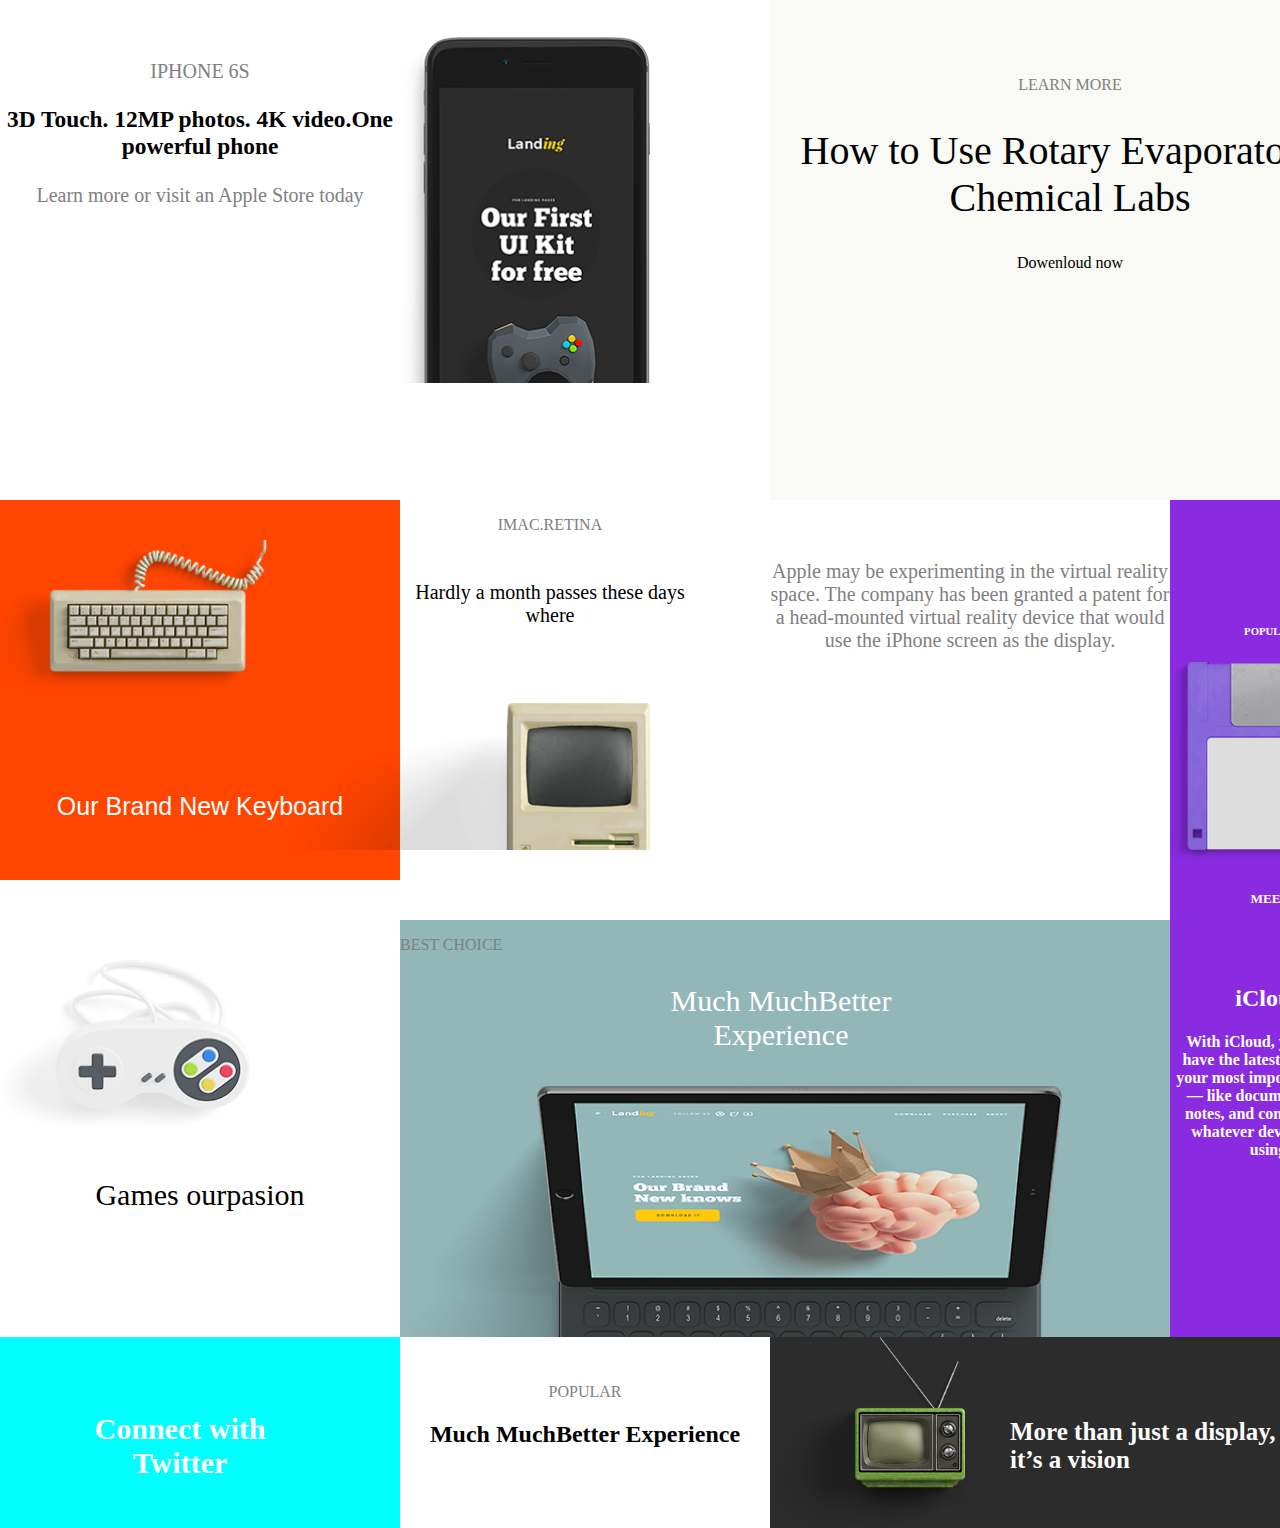
<file: index.html>
<html>
<head>
<link rel="stylesheet" href="css/main.css"/>
<link rel="stylesheet" href="css/all.min.css"/>
</head>
<body>
    <div class="parent">
     
       <div class="item1">
        <p>IPHONE 6S</p>
        <h3>3D Touch. 12MP photos. 4K video.One powerful phone</h3>
        <p>Learn more or visit an Apple Store today</p>
       </div>
       
         <div class="item2">
            <img src="img/5bc2f42d9f9d5c2db96e7aa2_Img.png" />
         </div>
       
         <div class="item3">
            <p>LEARN MORE</p>
            <h2>How to Use Rotary Evaporator in Chemical Labs</h2>
            <a>Dowenloud now</a>
         </div>
         <div class="item4">
            <img src="img/5bc2f42e5b2ebf1f70525e52_Keyboard.png"/>
            <h6>Our Brand New Keyboard</h6>
         </div>
         <div class="item5">
            <p>IMAC.RETINA</p>
            <h2>Hardly a month passes these days where</h2>
            <img src="img/5bc4451fac429126a5d9f264_Macintosh-p-500.png"/>
         </div>
         <div class="item6">
            <p>Apple may be experimenting in the virtual reality space. The company has been granted a patent for a head-mounted virtual reality device that would use the iPhone screen as the display.</p>
         </div>
         <div class="item7">
            <h6>POPULAR</h6>
           <img src="img/5bc2f42de46b0e56a5607bd7_Floppy.png"/>
             <h5>MEET</h5>
             <br/>
             <br/>
             <h2>iCloud</h2>
             <h4>With iCloud, you always have the latest versions of your most important things — like documents, apps, notes, and contacts — on whatever device you’re using.</h4>
         </div>
         <div class="item8">
            <img src="img/5bc2f42dccad941a506d145c_Controller.png"/>
            <h5>Games ourpasion</h5>
         </div>
         <div class="item9">
            <p>BEST CHOICE            </p>
            <h3>Much MuchBetter
                Experience</h3>
            <img src="img/5bc2e078ccad94811f6d0da3_iPad Pro.png"/>
         </div>
         <div class="item10">
           <h2>Connect with Twitter</h2>
         </div>
         <div class="item11">
         <p>POPULAR</p>
          <h2>Much MuchBetter Experience</h2>
         </div>
         <div class="item12">
            <img src="img/5bc2f42eccad9470ed6d145d_TV.png"/>
            <h2>More than just a display,  it’s a vision</h2>
         </div>
         <div class="clear-fix"></div>
    </div>






</body>












</html>
</file>
<file: css/main.css>
.parent{
    
    display: grid;
   grid-template-columns: 400px;
   grid-template-rows: 500px ;
  grid-template-areas:
  "item1 item2 item3 item3"
  "item4 item5 item6 item7"
  "item8 item9 item9 item7"
  "item10 item11 item12 item12"
  ;
}
body{
    margin: 0%;
    padding: 0%;
}


.item2 img{
    width: 250;
  
}
.item1{
   grid-area: item1;
   text-align: center;
   padding-top: 10%;
   
   font-weight: 400;
   font-size: 20px;
}
.item2{
    grid-area: item2;
    padding-top: 10%;
}
.item3{
    grid-area: item3;
    background-color: rgb(249, 249, 245);
    text-align: center;
    padding-top: 10%;

}
.item3 h2{
    font-size: 40;
    font-weight: 100;
}
.item4{
    grid-area: item4;
    background-color: orangered;
    margin-bottom: 10%;
}
.item4 img{
    
    width:300;
    padding-top: 10%;
   margin-bottom: 10%;
}
.item4 h6{

    font-size: 25;
   font-weight: 200;
    font-family: Arvo, sans-serif;
    color: white;
    text-align: center;
}
p{
    color: gray;
}
.item5{
    grid-area: item5;
    text-align: center;
    padding-right: 70;
    width: 300;
}
.item5 h2{
    padding-top: 10%;
  font-size: 20;
 font-weight: 100;
}
.item5 img{
    width: 400;
    padding-top: 20%;
display: inline-block;
position: relative;
left: -50%;
}
.item6{
    grid-area: item6;
    text-align: center;
    width: 400;
    font-size: 20;
    padding-top: 10%;
    font-weight: 100;
}
.item7{
grid-area: item7;
background-color: blueviolet;
text-align: center;
padding-top: 100;
color: white;
}
.item7 img{
    width:200 ;
    text-align: center;
}
.item8{
    grid-area: item8;
    margin-bottom: 10;
}
.item8 img{
    width: 250;
    padding-top: 10%;
}
.item8 h5{
    text-align: center;
    font-size: 30;
    font-weight: 200;
}
.item9{
    grid-area: item9;
    background-color: #93b6b7;
}
.item9 p{
    
}
.item9 h3{
    width: 300;
   text-align: center;
   position: relative;
   right: -30%;
    font-size: 30;
    font-weight: 400;
    color: white;
}
.item9 img{
    width: 700;
    display: inline-block;
    position: relative;
   left: -5%;
}
.item10{
   
    grid-area: item10;
    background-color: aqua;
}
.item10 h2{
    width: 200;
    text-align: center;
color: white;
position: relative;
top:50;
left: 80;
font-size: 30;
}
.item11{
    grid-area: item11;
    text-align: center;
    padding-top: 30;
}
.item12{
    grid-area: item12;
    background-color: #2c2c2c;
}
.item12 img{
    width: 200;
}
.item12 h2{
    float: right;
    color: white;
     width: 300;
    position: relative;
top:60;
right: 60;
font-size: 25;
}
.clear-fix{
    clear: both;
}
</file>
